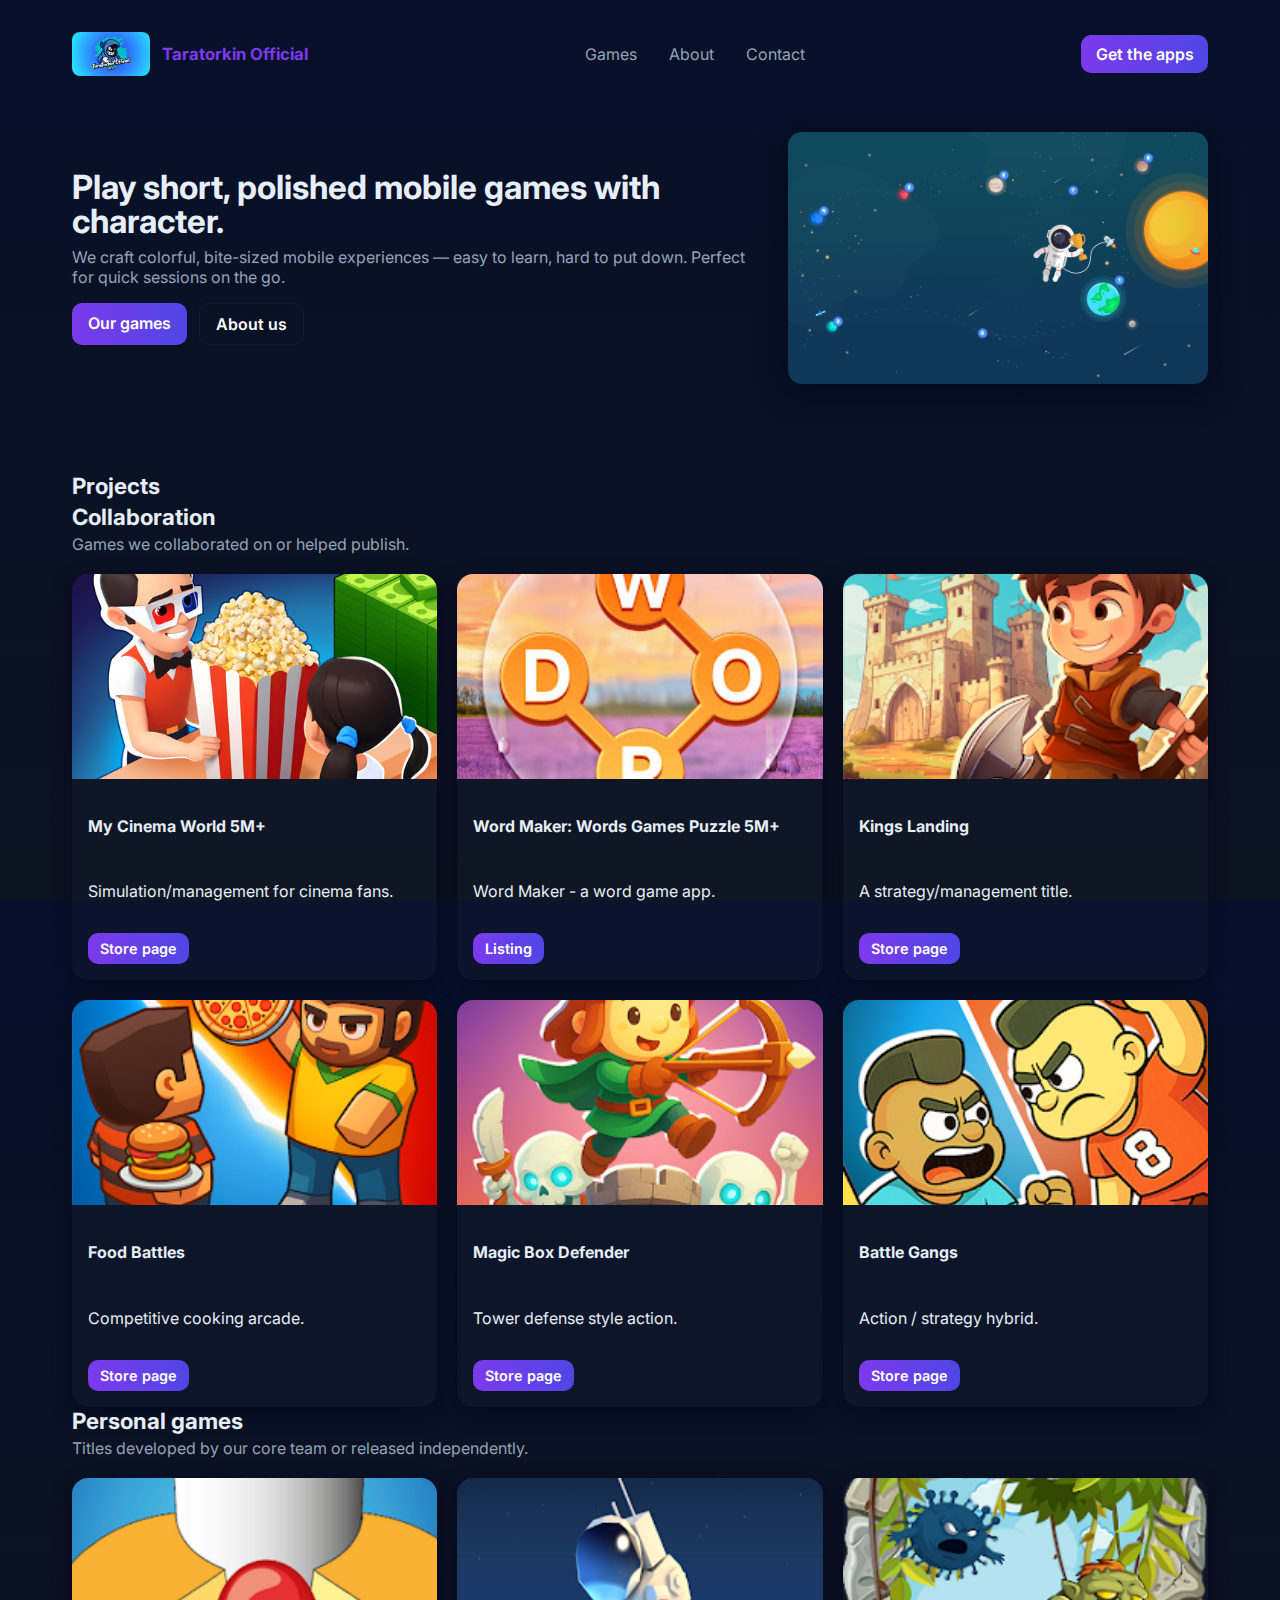
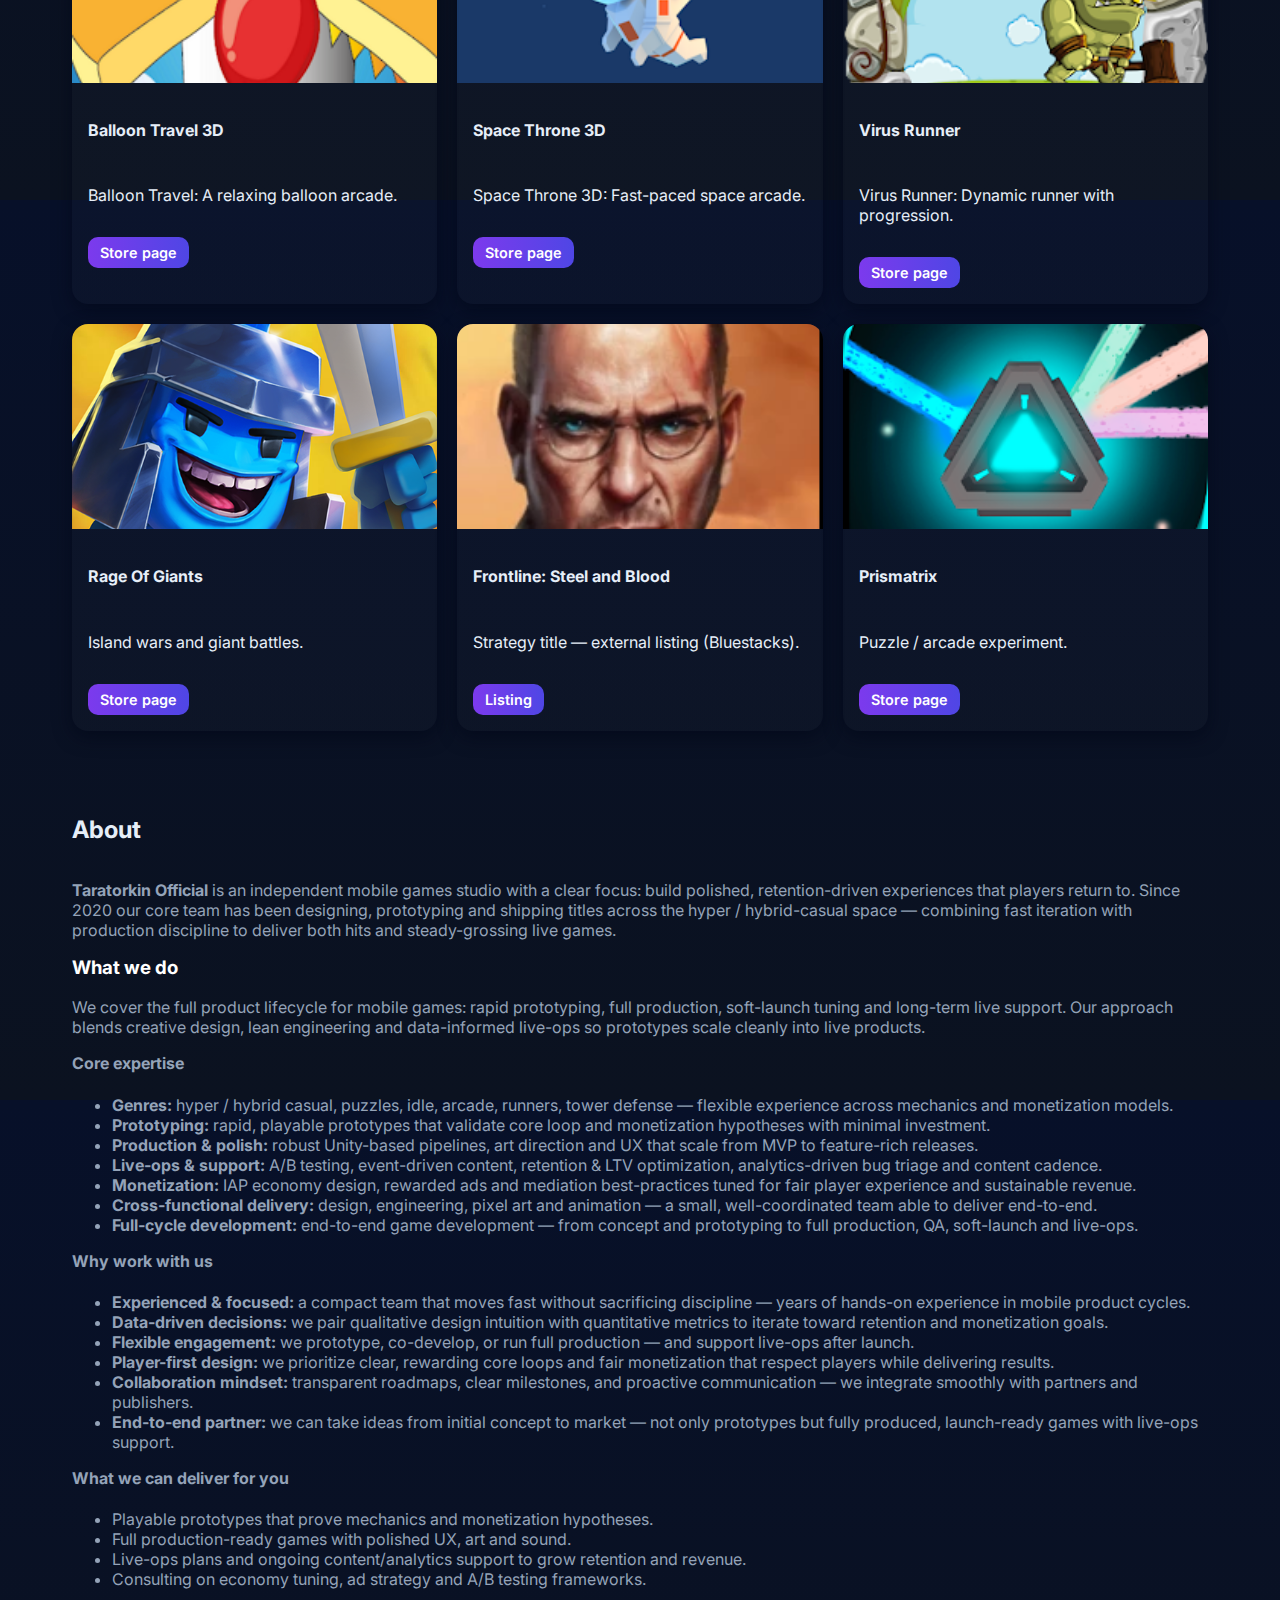
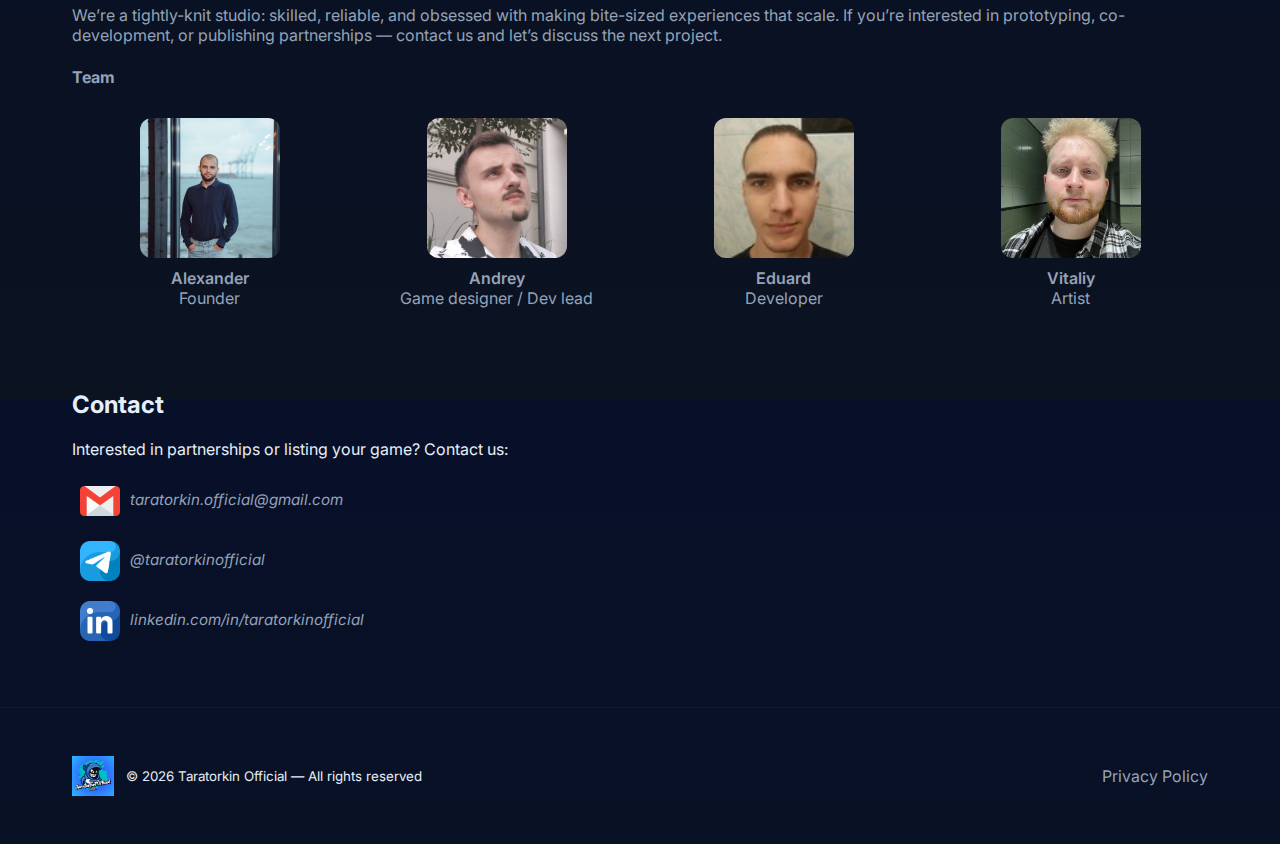
<file: index.html>
<!doctype html>
<html lang="en">
<head>
  <meta charset="utf-8" />
  <meta name="viewport" content="width=device-width,initial-scale=1" />
  <title>Taratorkin Official — Games</title>
  <meta name="description" content="Taratorkin Official — colorful casual mobile games. Download on Google Play." />
  <link rel="icon" href="assets/images/TaratorkinOfficial_cropped-logotarback.png" />
  <link href="https://fonts.googleapis.com/css2?family=Inter:wght@300;400;600;800&display=swap" rel="stylesheet">
  <link rel="stylesheet" href="assets/css/styles.css">
</head>
<body>
  <header class="site-header">
    <nav class="nav container">
      <a class="brand" href="#">
        <img src="assets/images/TaratorkinOfficial_logotarback.png" alt="Taratorkin Official" />
        <span class="brand-name">Taratorkin Official</span>
      </a>
      <ul class="nav-links">
        <li><a href="#games">Games</a></li>
        <li><a href="#about">About</a></li>
        <li><a href="#contact">Contact</a></li>
      </ul>
      <a class="cta" href="#games">Get the apps</a>
    </nav>

    <section class="hero container">
      <div class="hero-inner">
        <h1>Play short, polished mobile games with character.</h1>
        <p class="muted">We craft colorful, bite-sized mobile experiences — easy to learn, hard to put down. Perfect for quick sessions on the go.</p>
        <div class="hero-actions">
          <a class="btn" href="#games">Our games</a>
          <a class="btn ghost" href="#about">About us</a>
        </div>
      </div>
      <img class="hero-art" src="assets/images/background.png" alt="" aria-hidden="true" />
    </section>
  </header>

  <main>
    <section id="games" class="games container">
      <h2 class="section-title">Projects</h2>

      <div class="grid">
        <!-- Placeholder: main projects if any -->
      </div>

      <!-- Collaboration subsection -->
      <section class="collab">
        <h3 class="section-title">Collaboration</h3>
        <p class="section-sub muted">Games we collaborated on or helped publish.</p>
        <div class="grid">

          <a class="card" href="https://play.google.com/store/apps/details?id=com.creauctopus.cinemaworld" target="_blank" rel="noopener" aria-label="Open My Cinema World store page">
            <div class="card-media"><img src="assets/images/cinemaworld.png" alt="My Cinema World" /></div>
            <div class="card-body">
              <h4>My Cinema World 5M+</h4>
              <p class="muted">Simulation/management for cinema fans.</p>
              <div class="card-actions">
                <span class="btn small" aria-hidden="true">Store page</span>
              </div>
            </div>
          </a>
		  
		  <a class="card" href="https://play.google.com/store/apps/details?id=com.aaaudi.wordmaker" target="_blank" rel="noopener" aria-label="Word Maker: Words Games Puzzle">
            <div class="card-media"><img src="assets/images/wordmaker.jpg" alt="Word Maker: Words Games Puzzle" /></div>
            <div class="card-body">
              <h4>Word Maker: Words Games Puzzle 5M+</h4>
              <p class="muted">Word Maker - a word game app.</p>
              <div class="card-actions">
                <span class="btn small" aria-hidden="true">Listing</span>
              </div>
            </div>
          </a>
		  
		  <a class="card" href="https://play.google.com/store/apps/details?id=com.Creauctopus.KingsLanding&hl=ru" target="_blank" rel="noopener" aria-label="Open Kings Landing store page">
            <div class="card-media"><img src="assets/images/kingslanding.png" alt="Kings Landing" /></div>
            <div class="card-body">
              <h4>Kings Landing</h4>
              <p class="muted">A strategy/management title.</p>
              <div class="card-actions">
                <span class="btn small" aria-hidden="true">Store page</span>
              </div>
            </div>
          </a>

          <a class="card" href="https://play.google.com/store/apps/details?id=com.creauctopus.foodbattles" target="_blank" rel="noopener" aria-label="Open Food Battles store page">
            <div class="card-media"><img src="assets/images/foodbattles.png" alt="Food Battles" /></div>
            <div class="card-body">
              <h4>Food Battles</h4>
              <p class="muted">Competitive cooking arcade.</p>
              <div class="card-actions">
                <span class="btn small" aria-hidden="true">Store page</span>
              </div>
            </div>
          </a>

          <a class="card" href="https://play.google.com/store/apps/details?id=com.creauctopus.magicboxdefender" target="_blank" rel="noopener" aria-label="Open Magic Box Defender store page">
            <div class="card-media"><img src="assets/images/magicboxdefender.png" alt="Magic Box Defender" /></div>
            <div class="card-body">
              <h4>Magic Box Defender</h4>
              <p class="muted">Tower defense style action.</p>
              <div class="card-actions">
                <span class="btn small" aria-hidden="true">Store page</span>
              </div>
            </div>
          </a>

          <a class="card" href="https://play.google.com/store/apps/details?id=com.creauctopus.battlesimulator" target="_blank" rel="noopener" aria-label="Open Battle Gangs store page">
            <div class="card-media"><img src="assets/images/battlegangs.png" alt="Battle Gangs" /></div>
            <div class="card-body">
              <h4>Battle Gangs</h4>
              <p class="muted">Action / strategy hybrid.</p>
              <div class="card-actions">
                <span class="btn small" aria-hidden="true">Store page</span>
              </div>
            </div>
          </a>
        </div>
      </section>

      <!-- Personal games subsection (moved titles) -->
      <section class="personal">
        <h3 class="section-title">Personal games</h3>
        <p class="section-sub muted">Titles developed by our core team or released independently.</p>
        <div class="grid">
          <a class="card" href="https://play.google.com/store/apps/details?id=com.TaratorkinOfficial.BalloonTravel3D" target="_blank" rel="noopener" aria-label="Open Balloon Travel store page">
            <div class="card-media"><img src="assets/images/balloontravel.png" alt="Balloon Travel" /></div>
            <div class="card-body">
              <h4>Balloon Travel 3D</h4>
              <p class="muted">Balloon Travel: A relaxing balloon arcade.</p>
              <div class="card-actions">
                <span class="btn small" aria-hidden="true">Store page</span>
              </div>
            </div>
          </a>

          <a class="card" href="https://play.google.com/store/apps/details?id=com.TaratorkinOfficial.SpaceThrone3D" target="_blank" rel="noopener" aria-label="Open Space Throne store page">
            <div class="card-media"><img src="assets/images/spacetrouble.png" alt="Space Throne" /></div>
            <div class="card-body">
              <h4>Space Throne 3D</h4>
              <p class="muted">Space Throne 3D: Fast-paced space arcade.</p>
              <div class="card-actions">
                <span class="btn small" aria-hidden="true">Store page</span>
              </div>
            </div>
          </a>

          <a class="card" href="https://play.google.com/store/apps/details?id=com.TaratorkinOfficial.VirusRunner" target="_blank" rel="noopener" aria-label="Open Virus Runner store page">
            <div class="card-media"><img src="assets/images/virusrunner.png" alt="Virus Runner" /></div>
            <div class="card-body">
              <h4>Virus Runner</h4>
              <p class="muted">Virus Runner: Dynamic runner with progression.</p>
              <div class="card-actions">
                <span class="btn small" aria-hidden="true">Store page</span>
              </div>
            </div>
          </a>

          <a class="card" href="https://play.google.com/store/apps/details?id=com.DVGGames.RageOfGiantsIslandsWars&hl=en_US" target="_blank" rel="noopener" aria-label="Open Rage Of Giants store page">
            <div class="card-media"><img src="assets/images/rageofgiants.png" alt="Rage Of Giants" /></div>
            <div class="card-body">
              <h4>Rage Of Giants</h4>
              <p class="muted">Island wars and giant battles.</p>
              <div class="card-actions">
                <span class="btn small" aria-hidden="true">Store page</span>
              </div>
            </div>
          </a>

          <a class="card" href="https://www.bluestacks.com/apps/strategy/frontline-steel-and-blood-on-pc.html" target="_blank" rel="noopener" aria-label="Open Frontline listing">
            <div class="card-media"><img src="assets/images/frontline.png" alt="Frontline: Steel and Blood" /></div>
            <div class="card-body">
              <h4>Frontline: Steel and Blood</h4>
              <p class="muted">Strategy title — external listing (Bluestacks).</p>
              <div class="card-actions">
                <span class="btn small" aria-hidden="true">Listing</span>
              </div>
            </div>
          </a>

          <a class="card" href="https://play.google.com/store/apps/details?id=com.GaForCompany.Prismatrix" target="_blank" rel="noopener" aria-label="Open Prismatrix store page">
            <div class="card-media"><img src="assets/images/prismatrix.png" alt="Prismatrix" /></div>
            <div class="card-body">
              <h4>Prismatrix</h4>
              <p class="muted">Puzzle / arcade experiment.</p>
              <div class="card-actions">
                <span class="btn small" aria-hidden="true">Store page</span>
              </div>
            </div>
          </a>
        </div>
      </section>

    </section>

    <section id="about" class="about container">
      <h2>About</h2>
      <div style="display:flex;gap:24px;align-items:center">
        <div style="flex:1;color:#94a3b8">
           <p><strong>Taratorkin Official</strong> is an independent mobile games studio with a clear focus: build polished, retention-driven experiences that players return to. Since 2020 our core team has been designing, prototyping and shipping titles across the hyper / hybrid-casual space — combining fast iteration with production discipline to deliver both hits and steady-grossing live games.</p>

		  <h3 style="margin-top:1rem;color:#fff">What we do</h3>
		  <p>We cover the full product lifecycle for mobile games: rapid prototyping, full production, soft-launch tuning and long-term live support. Our approach blends creative design, lean engineering and data-informed live-ops so prototypes scale cleanly into live products.</p>

		  <h4 style="margin-top:.75rem">Core expertise</h4>
		  <ul style="color:#94a3b8">
			<li><strong>Genres:</strong> hyper / hybrid casual, puzzles, idle, arcade, runners, tower defense — flexible experience across mechanics and monetization models.</li>
			<li><strong>Prototyping:</strong> rapid, playable prototypes that validate core loop and monetization hypotheses with minimal investment.</li>
			<li><strong>Production & polish:</strong> robust Unity-based pipelines, art direction and UX that scale from MVP to feature-rich releases.</li>
			<li><strong>Live-ops & support:</strong> A/B testing, event-driven content, retention & LTV optimization, analytics-driven bug triage and content cadence.</li>
			<li><strong>Monetization:</strong> IAP economy design, rewarded ads and mediation best-practices tuned for fair player experience and sustainable revenue.</li>
			<li><strong>Cross-functional delivery:</strong> design, engineering, pixel art and animation — a small, well-coordinated team able to deliver end-to-end.</li>
			<li><strong>Full-cycle development:</strong> end-to-end game development — from concept and prototyping to full production, QA, soft-launch and live-ops.</li>
		  </ul>

		  <h4 style="margin-top:.75rem">Why work with us</h4>
		  <ul style="color:#94a3b8">
			<li><strong>Experienced & focused:</strong> a compact team that moves fast without sacrificing discipline — years of hands-on experience in mobile product cycles.</li>
			<li><strong>Data-driven decisions:</strong> we pair qualitative design intuition with quantitative metrics to iterate toward retention and monetization goals.</li>
			<li><strong>Flexible engagement:</strong> we prototype, co-develop, or run full production — and support live-ops after launch.</li>
			<li><strong>Player-first design:</strong> we prioritize clear, rewarding core loops and fair monetization that respect players while delivering results.</li>
			<li><strong>Collaboration mindset:</strong> transparent roadmaps, clear milestones, and proactive communication — we integrate smoothly with partners and publishers.</li>
			<li><strong>End-to-end partner:</strong> we can take ideas from initial concept to market — not only prototypes but fully produced, launch-ready games with live-ops support.</li>
		  </ul>

		  <h4 style="margin-top:.75rem">What we can deliver for you</h4>
		  <ul style="color:#94a3b8">
			<li>Playable prototypes that prove mechanics and monetization hypotheses.</li>
			<li>Full production-ready games with polished UX, art and sound.</li>
			<li>Live-ops plans and ongoing content/analytics support to grow retention and revenue.</li>
			<li>Consulting on economy tuning, ad strategy and A/B testing frameworks.</li>
		  </ul>

		  <p style="margin-top:1rem">We’re a tightly-knit studio: skilled, reliable, and obsessed with making bite-sized experiences that scale. If you’re interested in prototyping, co-development, or publishing partnerships — contact us and let’s discuss the next project.</p>

          <h4>Team</h4>

          <!-- Team cards with images (not links) -->
          <div class="team-cards" style="display:grid;grid-template-columns:repeat(4,1fr);gap:12px;margin-top:10px">
            <article class="card team-card" style="text-align:center;padding-bottom:12px">
              <div style="width:140px;height:140px;margin:10px auto;border-radius:12px;overflow:hidden">
                <img src="assets/images/alexander.jpg" alt="Alexander" style="width:100%;height:100%;object-fit:cover" />
              </div>
              <div style="font-weight:600">Alexander</div>
              <div class="muted">Founder</div>
            </article>

            <article class="card team-card" style="text-align:center;padding-bottom:12px">
              <div style="width:140px;height:140px;margin:10px auto;border-radius:12px;overflow:hidden">
                <img src="assets/images/andrey.jpg" alt="Andrey" style="width:100%;height:100%;object-fit:cover" />
              </div>
              <div style="font-weight:600">Andrey</div>
              <div class="muted">Game designer / Dev lead</div>
            </article>

            <article class="card team-card" style="text-align:center;padding-bottom:12px">
              <div style="width:140px;height:140px;margin:10px auto;border-radius:12px;overflow:hidden">
                <img src="assets/images/eduard.jpg" alt="Eduard" style="width:100%;height:100%;object-fit:cover" />
              </div>
              <div style="font-weight:600">Eduard</div>
              <div class="muted">Developer</div>
            </article>

            <article class="card team-card" style="text-align:center;padding-bottom:12px">
              <div style="width:140px;height:140px;margin:10px auto;border-radius:12px;overflow:hidden">
                <img src="assets/images/vitaliy.jpg" alt="Vitaliy" style="width:100%;height:100%;object-fit:cover" />
              </div>
              <div style="font-weight:600">Vitaliy</div>
              <div class="muted">Artist</div>
            </article>
          </div>

        </div>

        <!-- Restored original image container style exactly as requested 
        <div style="width:180px; height:180px;">
          <img src="assets/images/TaratorkinOfficial_cropped-logotarback.png"
               alt="Taratorkin Official"
               style="width:100%; height:100%; object-fit:cover; border-radius:12px;" />
        </div> -->

      </div>
    </section>

    <section id="contact" class="contact container" style="padding-top:18px;padding-bottom:32px">
      <h2>Contact</h2>
      <p>Interested in partnerships or listing your game? Contact us:</p>
      <address class="contact-list" style="color:#94a3b8">
		  <a href="mailto:taratorkin.official@gmail.com" class="contact-item">
			<img class="contact-icon" src="assets/images/gmail.png" alt="Gmail icon" />
			<span>taratorkin.official@gmail.com</span>
		  </a>
		  <a href="https://t.me/taratorkinofficial" class="contact-item" target="_blank" rel="noopener">
			<img class="contact-icon" src="assets/images/telegram.png" alt="Telegram icon" />
			<span>@taratorkinofficial</span>
		  </a>
		  <a href="https://www.linkedin.com/in/taratorkinofficial" class="contact-item" target="_blank" rel="noopener">
			<img class="contact-icon" src="assets/images/linkedin.png" alt="LinkedIn icon" />
			<span>linkedin.com/in/taratorkinofficial</span>
		  </a>
		</address>
    </section>
  </main>

  <footer class="site-footer" style="border-top:1px solid rgba(255,255,255,0.03);margin-top:28px;padding:16px 0;background:transparent">
    <div class="container" style="display:flex;justify-content:space-between;align-items:center">
      <div style="display:flex;align-items:center;gap:12px">
        <img src="assets/images/TaratorkinOfficial_cropped-logotarback.png" alt="" style="height:40px" />
        <small id="footer-year">© Taratorkin Official — All rights reserved</small>
      </div>
      <div><a href="privacy.html" style="color:#94a3b8;text-decoration:none">Privacy Policy</a></div>
    </div>
  </footer>

  <script>
    document.addEventListener('DOMContentLoaded', function(){
      var year = new Date().getFullYear();
      var el = document.getElementById('footer-year');
      if(el) el.textContent = '© ' + year + ' Taratorkin Official — All rights reserved';
    });
  </script>
</body>
</html>
</file>
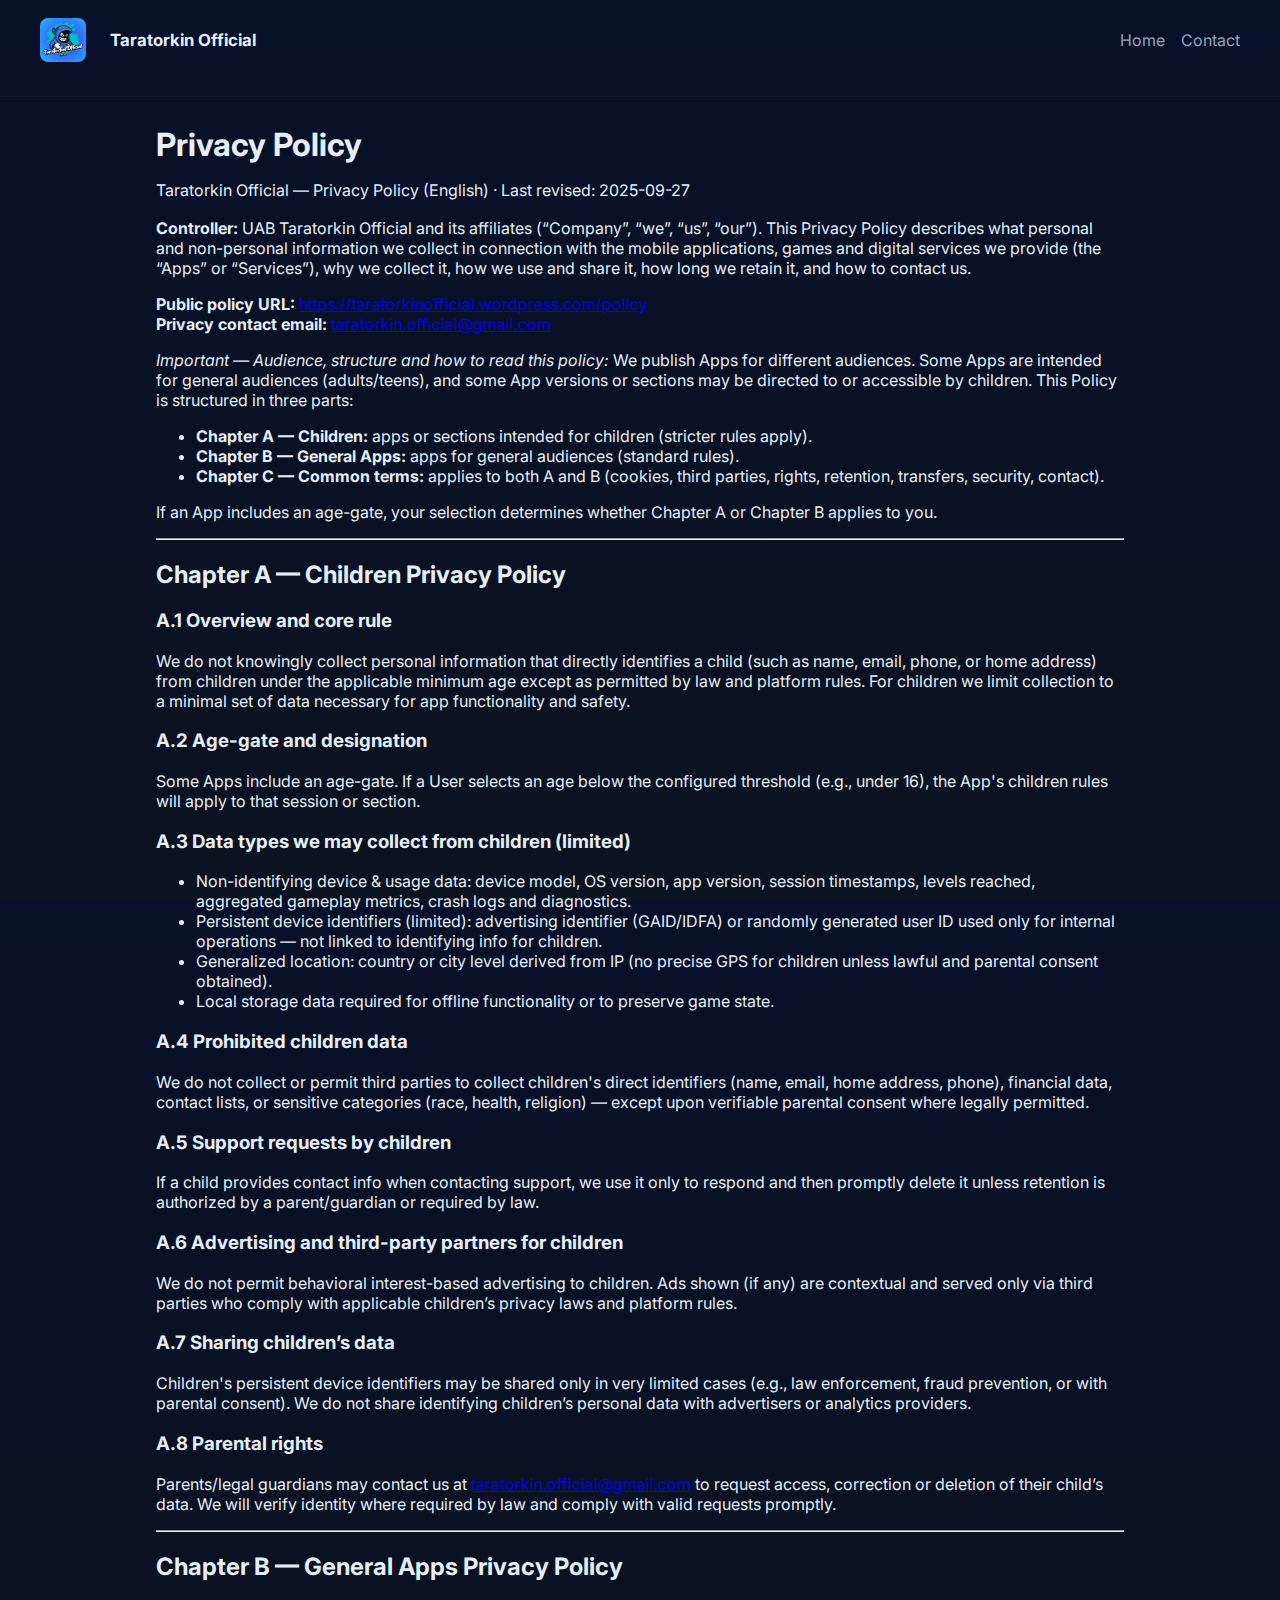
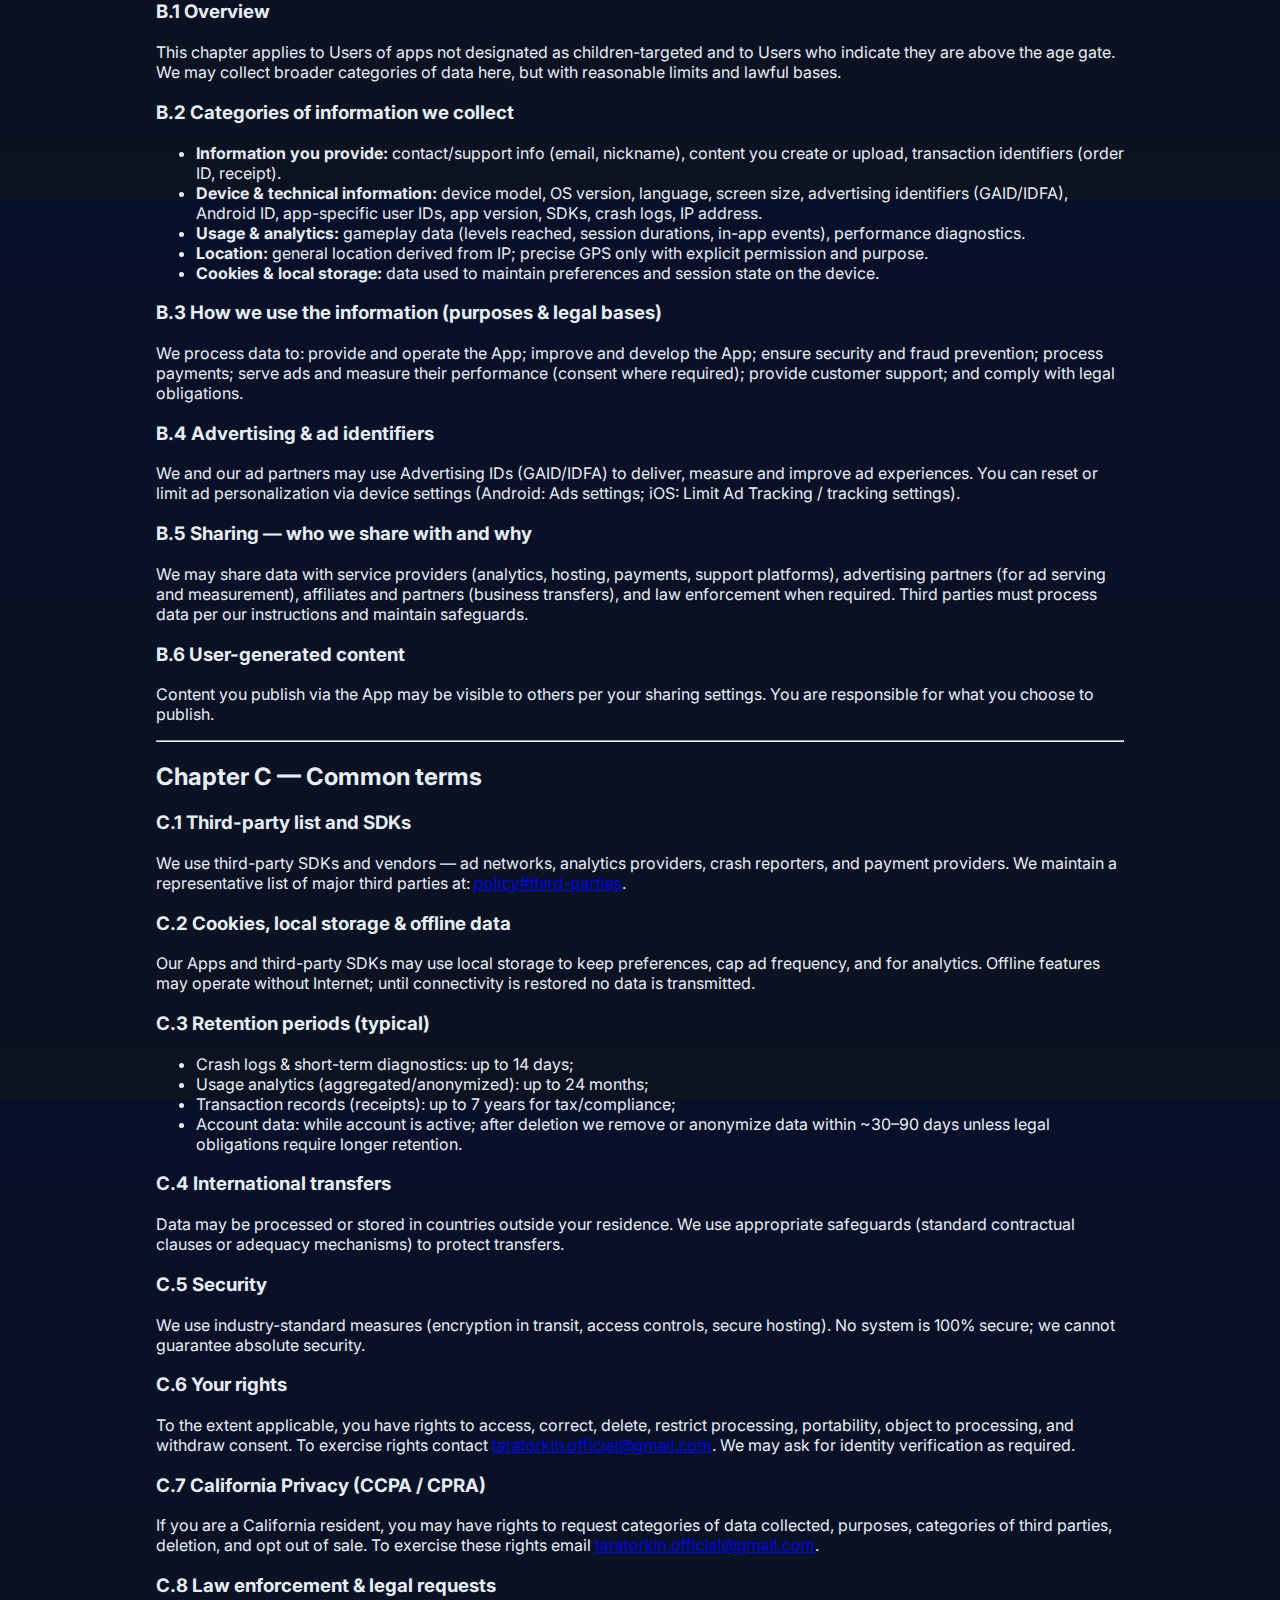
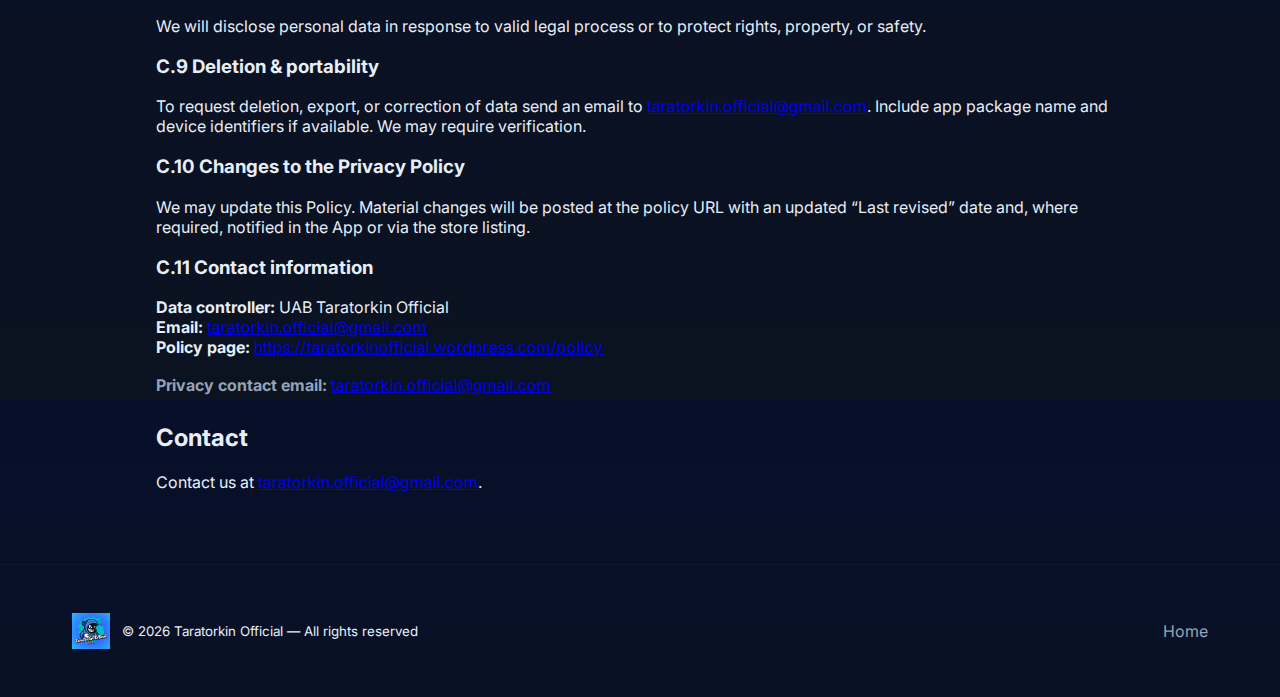
<file: privacy.html>
<!doctype html>
<html lang="en">
<head>
  <meta charset="utf-8" />
  <meta name="viewport" content="width=device-width,initial-scale=1" />
  <title>Privacy Policy — Taratorkin Official</title>

  <!-- main site CSS -->
  <link href="https://fonts.googleapis.com/css2?family=Inter:wght@300;400;600;800&display=swap" rel="stylesheet">
  <link rel="stylesheet" href="assets/css/styles.css">
  <!-- optional: if you created a separate file, use: <link rel="stylesheet" href="assets/css/policy.css"> -->
  <meta name="description" content="Privacy policy for Taratorkin Official mobile apps." />
</head>
<body>
  <header class="site-header" style="border-bottom:1px solid rgba(255,255,255,0.04);">
    <div class="container" style="display:flex;align-items:center;justify-content:space-between;padding:18px 0;">
      <a href="index.html" class="brand" style="display:flex;align-items:center;text-decoration:none">
        <img src="assets/images/TaratorkinOfficial_cropped-logotarback.png" alt="Taratorkin Official" style="height:44px;width:auto;border-radius:8px;"/>
        <span style="margin-left:12px;font-weight:700;color:#e6eef8">Taratorkin Official</span>
      </a>
      <nav>
        <a href="index.html" style="color:#94a3b8;text-decoration:none;margin-right:12px">Home</a>
        <a href="index.html#contact" style="color:#94a3b8;text-decoration:none">Contact</a>
      </nav>
    </div>
  </header>

  <main class="container" style="padding:28px 16px; max-width:1000px;">
    <article class="policy">
      <header style="margin-bottom:18px;">
        <h1 style="margin:0 0 8px">Privacy Policy</h1>
        <p class="muted">Taratorkin Official — Privacy Policy (English) · Last revised: 2025-09-27</p>
      </header>

      <section>
        <p><strong>Controller:</strong> UAB Taratorkin Official and its affiliates (“Company”, “we”, “us”, “our”). This Privacy Policy describes what personal and non-personal information we collect in connection with the mobile applications, games and digital services we provide (the “Apps” or “Services”), why we collect it, how we use and share it, how long we retain it, and how to contact us.</p>

        <p><strong>Public policy URL:</strong> <a href="https://taratorkinofficial.wordpress.com/policy" target="_blank" rel="noopener">https://taratorkinofficial.wordpress.com/policy</a><br/>
        <strong>Privacy contact email:</strong> <a href="mailto:taratorkin.official@gmail.com">taratorkin.official@gmail.com</a></p>

        <p><em>Important — Audience, structure and how to read this policy:</em> We publish Apps for different audiences. Some Apps are intended for general audiences (adults/teens), and some App versions or sections may be directed to or accessible by children. This Policy is structured in three parts:</p>
        <ul class="policy-list">
          <li><strong>Chapter A — Children:</strong> apps or sections intended for children (stricter rules apply).</li>
          <li><strong>Chapter B — General Apps:</strong> apps for general audiences (standard rules).</li>
          <li><strong>Chapter C — Common terms:</strong> applies to both A and B (cookies, third parties, rights, retention, transfers, security, contact).</li>
        </ul>
        <p>If an App includes an age-gate, your selection determines whether Chapter A or Chapter B applies to you.</p>
      </section>

      <hr class="policy-sep">

      <!-- Chapter A -->
      <section id="children">
        <h2>Chapter A — Children Privacy Policy</h2>
        <h3>A.1 Overview and core rule</h3>
        <p>We do not knowingly collect personal information that directly identifies a child (such as name, email, phone, or home address) from children under the applicable minimum age except as permitted by law and platform rules. For children we limit collection to a minimal set of data necessary for app functionality and safety.</p>

        <h3>A.2 Age-gate and designation</h3>
        <p>Some Apps include an age-gate. If a User selects an age below the configured threshold (e.g., under 16), the App's children rules will apply to that session or section.</p>

        <h3>A.3 Data types we may collect from children (limited)</h3>
        <ul class="policy-list">
          <li>Non-identifying device & usage data: device model, OS version, app version, session timestamps, levels reached, aggregated gameplay metrics, crash logs and diagnostics.</li>
          <li>Persistent device identifiers (limited): advertising identifier (GAID/IDFA) or randomly generated user ID used only for internal operations — not linked to identifying info for children.</li>
          <li>Generalized location: country or city level derived from IP (no precise GPS for children unless lawful and parental consent obtained).</li>
          <li>Local storage data required for offline functionality or to preserve game state.</li>
        </ul>

        <h3>A.4 Prohibited children data</h3>
        <p>We do not collect or permit third parties to collect children's direct identifiers (name, email, home address, phone), financial data, contact lists, or sensitive categories (race, health, religion) — except upon verifiable parental consent where legally permitted.</p>

        <h3>A.5 Support requests by children</h3>
        <p>If a child provides contact info when contacting support, we use it only to respond and then promptly delete it unless retention is authorized by a parent/guardian or required by law.</p>

        <h3>A.6 Advertising and third-party partners for children</h3>
        <p>We do not permit behavioral interest-based advertising to children. Ads shown (if any) are contextual and served only via third parties who comply with applicable children’s privacy laws and platform rules.</p>

        <h3>A.7 Sharing children’s data</h3>
        <p>Children's persistent device identifiers may be shared only in very limited cases (e.g., law enforcement, fraud prevention, or with parental consent). We do not share identifying children’s personal data with advertisers or analytics providers.</p>

        <h3>A.8 Parental rights</h3>
        <p>Parents/legal guardians may contact us at <a href="mailto:taratorkin.official@gmail.com">taratorkin.official@gmail.com</a> to request access, correction or deletion of their child’s data. We will verify identity where required by law and comply with valid requests promptly.</p>
      </section>

      <hr class="policy-sep">

      <!-- Chapter B -->
      <section id="general">
        <h2>Chapter B — General Apps Privacy Policy</h2>
        <h3>B.1 Overview</h3>
        <p>This chapter applies to Users of apps not designated as children-targeted and to Users who indicate they are above the age gate. We may collect broader categories of data here, but with reasonable limits and lawful bases.</p>

        <h3>B.2 Categories of information we collect</h3>
        <ul class="policy-list">
          <li><strong>Information you provide:</strong> contact/support info (email, nickname), content you create or upload, transaction identifiers (order ID, receipt).</li>
          <li><strong>Device & technical information:</strong> device model, OS version, language, screen size, advertising identifiers (GAID/IDFA), Android ID, app-specific user IDs, app version, SDKs, crash logs, IP address.</li>
          <li><strong>Usage & analytics:</strong> gameplay data (levels reached, session durations, in-app events), performance diagnostics.</li>
          <li><strong>Location:</strong> general location derived from IP; precise GPS only with explicit permission and purpose.</li>
          <li><strong>Cookies & local storage:</strong> data used to maintain preferences and session state on the device.</li>
        </ul>

        <h3>B.3 How we use the information (purposes & legal bases)</h3>
        <p>We process data to: provide and operate the App; improve and develop the App; ensure security and fraud prevention; process payments; serve ads and measure their performance (consent where required); provide customer support; and comply with legal obligations.</p>

        <h3>B.4 Advertising & ad identifiers</h3>
        <p>We and our ad partners may use Advertising IDs (GAID/IDFA) to deliver, measure and improve ad experiences. You can reset or limit ad personalization via device settings (Android: Ads settings; iOS: Limit Ad Tracking / tracking settings).</p>

        <h3>B.5 Sharing — who we share with and why</h3>
        <p>We may share data with service providers (analytics, hosting, payments, support platforms), advertising partners (for ad serving and measurement), affiliates and partners (business transfers), and law enforcement when required. Third parties must process data per our instructions and maintain safeguards.</p>

        <h3>B.6 User-generated content</h3>
        <p>Content you publish via the App may be visible to others per your sharing settings. You are responsible for what you choose to publish.</p>
      </section>

      <hr class="policy-sep">

      <!-- Chapter C -->
      <section id="common">
        <h2>Chapter C — Common terms</h2>

        <h3>C.1 Third-party list and SDKs</h3>
        <p>We use third-party SDKs and vendors — ad networks, analytics providers, crash reporters, and payment providers. We maintain a representative list of major third parties at: <a href="https://taratorkinofficial.wordpress.com/policy#third-parties" target="_blank" rel="noopener">policy#third-parties</a>.</p>

        <h3>C.2 Cookies, local storage & offline data</h3>
        <p>Our Apps and third-party SDKs may use local storage to keep preferences, cap ad frequency, and for analytics. Offline features may operate without Internet; until connectivity is restored no data is transmitted.</p>

        <h3>C.3 Retention periods (typical)</h3>
        <ul class="policy-list">
          <li>Crash logs & short-term diagnostics: up to 14 days;</li>
          <li>Usage analytics (aggregated/anonymized): up to 24 months;</li>
          <li>Transaction records (receipts): up to 7 years for tax/compliance;</li>
          <li>Account data: while account is active; after deletion we remove or anonymize data within ~30–90 days unless legal obligations require longer retention.</li>
        </ul>

        <h3>C.4 International transfers</h3>
        <p>Data may be processed or stored in countries outside your residence. We use appropriate safeguards (standard contractual clauses or adequacy mechanisms) to protect transfers.</p>

        <h3>C.5 Security</h3>
        <p>We use industry-standard measures (encryption in transit, access controls, secure hosting). No system is 100% secure; we cannot guarantee absolute security.</p>

        <h3>C.6 Your rights</h3>
        <p>To the extent applicable, you have rights to access, correct, delete, restrict processing, portability, object to processing, and withdraw consent. To exercise rights contact <a href="mailto:taratorkin.official@gmail.com">taratorkin.official@gmail.com</a>. We may ask for identity verification as required.</p>

        <h3>C.7 California Privacy (CCPA / CPRA)</h3>
        <p>If you are a California resident, you may have rights to request categories of data collected, purposes, categories of third parties, deletion, and opt out of sale. To exercise these rights email <a href="mailto:taratorkin.official@gmail.com">taratorkin.official@gmail.com</a>.</p>

        <h3>C.8 Law enforcement & legal requests</h3>
        <p>We will disclose personal data in response to valid legal process or to protect rights, property, or safety.</p>

        <h3>C.9 Deletion & portability</h3>
        <p>To request deletion, export, or correction of data send an email to <a href="mailto:taratorkin.official@gmail.com">taratorkin.official@gmail.com</a>. Include app package name and device identifiers if available. We may require verification.</p>

        <h3>C.10 Changes to the Privacy Policy</h3>
        <p>We may update this Policy. Material changes will be posted at the policy URL with an updated “Last revised” date and, where required, notified in the App or via the store listing.</p>

        <h3>C.11 Contact information</h3>
        <p><strong>Data controller:</strong> UAB Taratorkin Official<br/>
        <strong>Email:</strong> <a href="mailto:taratorkin.official@gmail.com">taratorkin.official@gmail.com</a><br/>
        <strong>Policy page:</strong> <a href="https://taratorkinofficial.wordpress.com/policy" target="_blank" rel="noopener">https://taratorkinofficial.wordpress.com/policy</a></p>
      </section>

      <footer style="margin-top:18px;color:#94a3b8">
        <p><strong>Privacy contact email:</strong> <a href="mailto:taratorkin.official@gmail.com">taratorkin.official@gmail.com</a></p>
      </footer>
    </article>

    <section style="margin-top:28px">
      <h2>Contact</h2>
      <p>Contact us at <a href="mailto:taratorkin.official@gmail.com">taratorkin.official@gmail.com</a>.</p>
    </section>
  </main>

  <footer class="site-footer" style="border-top:1px solid rgba(255,255,255,0.03);margin-top:28px;padding:16px 0;background:transparent">
    <div class="container" style="display:flex;justify-content:space-between;align-items:center">
      <div style="display:flex;align-items:center;gap:12px">
        <img src="assets/images/TaratorkinOfficial_cropped-logotarback.png" alt="" style="height:36px" />
        <small id="footer-year">© Taratorkin Official — All rights reserved</small>
      </div>
      <div><a href="index.html" style="color:#94a3b8;text-decoration:none">Home</a></div>
    </div>
  </footer>

  <script>
    // footer year
    document.addEventListener('DOMContentLoaded', function(){
      var year = new Date().getFullYear();
      var el = document.getElementById('footer-year');
      if(el) el.textContent = '© ' + year + ' Taratorkin Official — All rights reserved';
    });
  </script>
</body>
</html>
</file>
<file: assets/css/styles.css>
:root{
  --bg:#0f1724;
  --card:#0b1220;
  --accent:#7c3aed;
  --muted:#94a3b8;
  --glass: rgba(255,255,255,0.04);
  --radius:16px;
  --container:1200px;
  font-family: 'Inter', system-ui, -apple-system, 'Segoe UI', Roboto, 'Helvetica Neue', Arial;
}
*{box-sizing:border-box}
html,body{height:100%;margin:0;background:linear-gradient(180deg,#071029 0%, #0b1220 100%);color:#e6eef8}
.container{max-width:var(--container);margin:0 auto;padding:2rem}
.site-header{padding-bottom:1rem}
.nav{display:flex;align-items:center;justify-content:space-between;gap:1rem}
.brand{display:flex;align-items:center;gap:.75rem;color:var(--accent);text-decoration:none}
.brand img{height:44px;border-radius:8px}
.brand span{font-weight:700;font-size:1.05rem}
.nav-links{display:flex;gap:1rem;list-style:none;padding:0;margin:0}
.nav-links a{color:var(--muted);text-decoration:none;padding:.25rem .5rem;border-radius:8px}
.nav-links a:hover{color:#fff;background:rgba(255,255,255,0.03)}
.cta{background:linear-gradient(90deg,var(--accent),#4f46e5);padding:.55rem .9rem;border-radius:10px;color:white;text-decoration:none;font-weight:600}

.hero{display:grid;grid-template-columns:1fr 420px;align-items:center;gap:2rem;padding-top:1.5rem;padding-bottom:2.5rem}
.hero-inner h1{font-size:clamp(1.6rem,2.6vw,2.8rem);margin:0 0 .5rem;line-height:1.02}
.hero-inner p{color:var(--muted);margin:0 0 1rem}
.hero-actions{display:flex;gap:.75rem}
.btn{background:linear-gradient(90deg,var(--accent),#4f46e5);padding:.6rem 1rem;border-radius:10px;color:white;text-decoration:none;font-weight:600}
.btn.ghost{background:transparent;border:1px solid rgba(255,255,255,0.04)}
.btn.small{padding:.45rem .75rem;font-size:.9rem;display:inline-block}
.btn.outline{background:transparent;border:1px solid rgba(255,255,255,0.06)}

.hero-art{width:100%;max-height:320px;object-fit:cover;border-radius:14px;box-shadow:0 8px 30px rgba(2,6,23,0.7)}

.section-title{font-size:1.4rem;margin:0 0 .25rem}
.section-sub{color:var(--muted);margin:0 0 1.25rem}

/* Grid and cards */
.grid{display:grid;grid-template-columns:repeat(3,1fr);gap:1.25rem}
.card{
  display:block;                      /* allows <a class="card"> to be block-level and clickable */
  background:linear-gradient(180deg, rgba(255,255,255,0.02), rgba(255,255,255,0.015));
  border-radius:var(--radius);
  overflow:hidden;
  box-shadow:0 6px 18px rgba(2,6,23,0.6);
  transition:transform .28s ease,box-shadow .28s ease;
  color:inherit;
  text-decoration:none;
}

/* Hover / focus for clickable card */
.card:hover,
.card:focus {
  transform:translateY(-6px);
  box-shadow:0 18px 40px rgba(2,6,23,0.8);
  outline: none;
}
.card:focus-visible {
  box-shadow: 0 0 0 4px rgba(124,58,237,0.12), 0 18px 40px rgba(2,6,23,0.8);
}

/* Media container using ::before for aspect ratio control */
.card-media{
  position:relative;
  overflow:hidden;
}
.card-media::before{
  content:"";
  display:block;
  padding-top:56%;            /* default horizontal aspect (adjust if needed) */
  transition: padding-top .22s ease;
}
.card-media img{
  position:absolute;
  top:0;
  left:0;
  width:100%;
  height:100%;
  object-fit:cover;
  display:block;
  transition: transform .22s ease;
}

/* On hover/focus, make media square and slightly zoom image */
.card:hover .card-media::before,
.card:focus .card-media::before{
  padding-top:100%; /* becomes square */
}
.card:hover .card-media img,
.card:focus .card-media img{
  transform: scale(1.04);
}

.card-body{padding:1rem;display:flex;flex-direction:column;gap:.5rem}
.game-logo{height:42px;object-fit:contain}
.card-actions{display:flex;gap:.5rem;margin-top:.5rem}

/* Team cards: they reuse the .card class but team images use their own fixed boxes,
   so they are not affected by the .card-media aspect-ratio rules. */
.team-card { background: transparent; box-shadow:none; }
.team-card .card-body { padding-top:0; padding-bottom:0; }

/* About */
.about{padding-top:2rem;padding-bottom:2rem}
.about-inner{display:flex;gap:2rem;align-items:center}
.about-text{flex:1;color:var(--muted)}
.about-visual img{width:150px;border-radius:12px}

/* Contact and footer */
.contact address{color:var(--muted);line-height:1.6}
.note{color:var(--muted);margin-top:1rem}
.site-footer{border-top:1px solid rgba(255,255,255,0.03);margin-top:3rem;padding:1.25rem 0;background:transparent}
.footer-inner{display:flex;justify-content:space-between;align-items:center;gap:1rem}
.footer-inner img{height:40px}

/* Mobile / responsive rules */
@media (max-width:1000px){
  .hero{grid-template-columns:1fr}
  .grid{grid-template-columns:repeat(2,1fr)}
}
@media (max-width:640px){
  .nav-links{display:none}
  .grid{grid-template-columns:1fr}
  .hero-art{display:none}
  .container{padding:1rem}
  /* on small screens make images square by default for better vertical rhythm */
  .card-media::before{padding-top:100%}
}

/* Accessibility helper: ensure focusable anchors show keyboard focus */
a.card:focus{outline: none;}

.contact-list {
  display: flex;
  flex-direction: column;
  gap: 8px;
  font-size: 0.95rem;
}

.contact-item {
  display: inline-flex;
  align-items: center;
  gap: 10px;
  color: var(--muted, #94a3b8);
  text-decoration: none;
  padding: 6px 8px;
  border-radius: 8px;
  transition: background .14s ease, color .14s ease;
}

.contact-item:hover,
.contact-item:focus {
  background: rgba(255,255,255,0.02);
  color: #fff;
  outline: none;
}

.contact-icon {
  width: 40px;
  height: 40px;
  display: inline-block;
  object-fit: contain;
  flex: 0 0 40px;
}

/* make sure address lines wrap nicely on narrow screens */
@media (max-width:520px) {
  .contact-list { gap: 6px; }
  .contact-icon { width: 20px; height: 20px; }
  .contact-item span { font-size: 0.92rem; }
}
</file>
